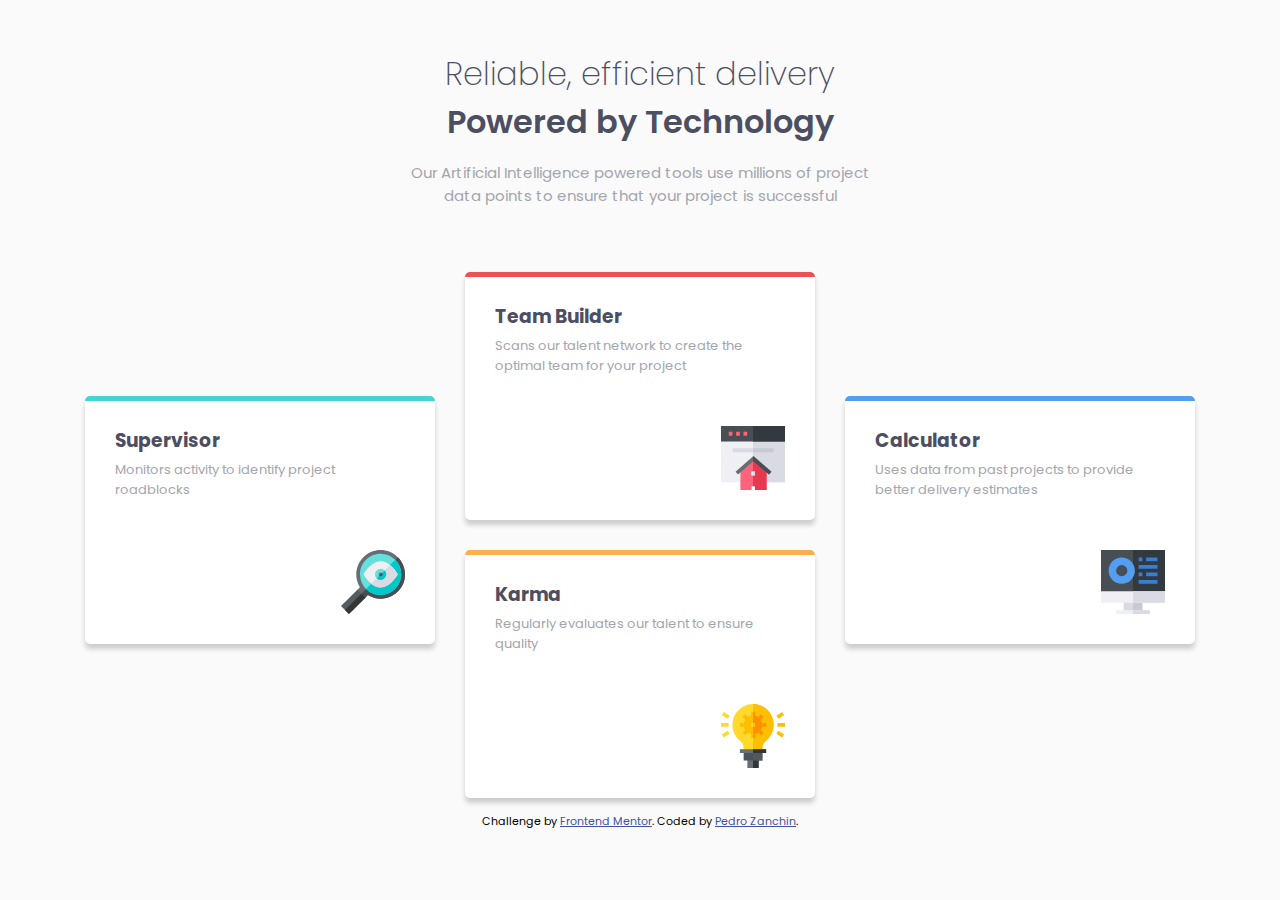
<file: Four Card feature/index.html>
<!DOCTYPE html>
<html lang="pt-br">
<head>
  <meta charset="UTF-8">
  <meta name="viewport" content="width=device-width, initial-scale=1.0">
  <link rel="icon" type="image/png" sizes="32x32" href="./images/favicon-32x32.png">
  <title>Frontend Mentor | Four card feature section</title>
  <link rel="stylesheet" href="style.css">
</head>
<body>
  <header>
    <h1>Reliable, efficient delivery</h1>
    <h1><span>Powered by Technology</span></h1>
    <p>
      Our Artificial Intelligence powered tools use millions of project data points
      to ensure that your project is successful
    </p>
  </header>
  <main>
    <section class="container">
      <div class="box boxalign box-cyan">
        <h3>Supervisor</h3>
        <p>Monitors activity to identify project roadblocks</p>
        <img src="images/icon-supervisor.svg" alt="">
      </div>

      <div class="box box-red">
        <h3>Team Builder</h3>
        <p>Scans our talent network to create the optimal team for your project</p>
        <img src="images/icon-team-builder.svg" alt="">
      </div>

      <div class="box boxalign box-blue">
        <h3>Calculator</h3>
        <p>Uses data from past projects to provide better delivery estimates</p>
        <img src="images/icon-calculator.svg" alt="">
      </div>

      <div class="box box-yellow">
        <h3>Karma</h3>
        <p>Regularly evaluates our talent to ensure quality</p>
        <img src="images/icon-karma.svg" alt="">
      </div>
    </section>

  </main>
  <footer>
    <p class="attribution">
      Challenge by <a href="https://www.frontendmentor.io?ref=challenge" target="_blank">Frontend Mentor</a>. 
      Coded by <a href="#">Pedro Zanchin</a>.
    </p>
  </footer>
</body>
</html>
</file>
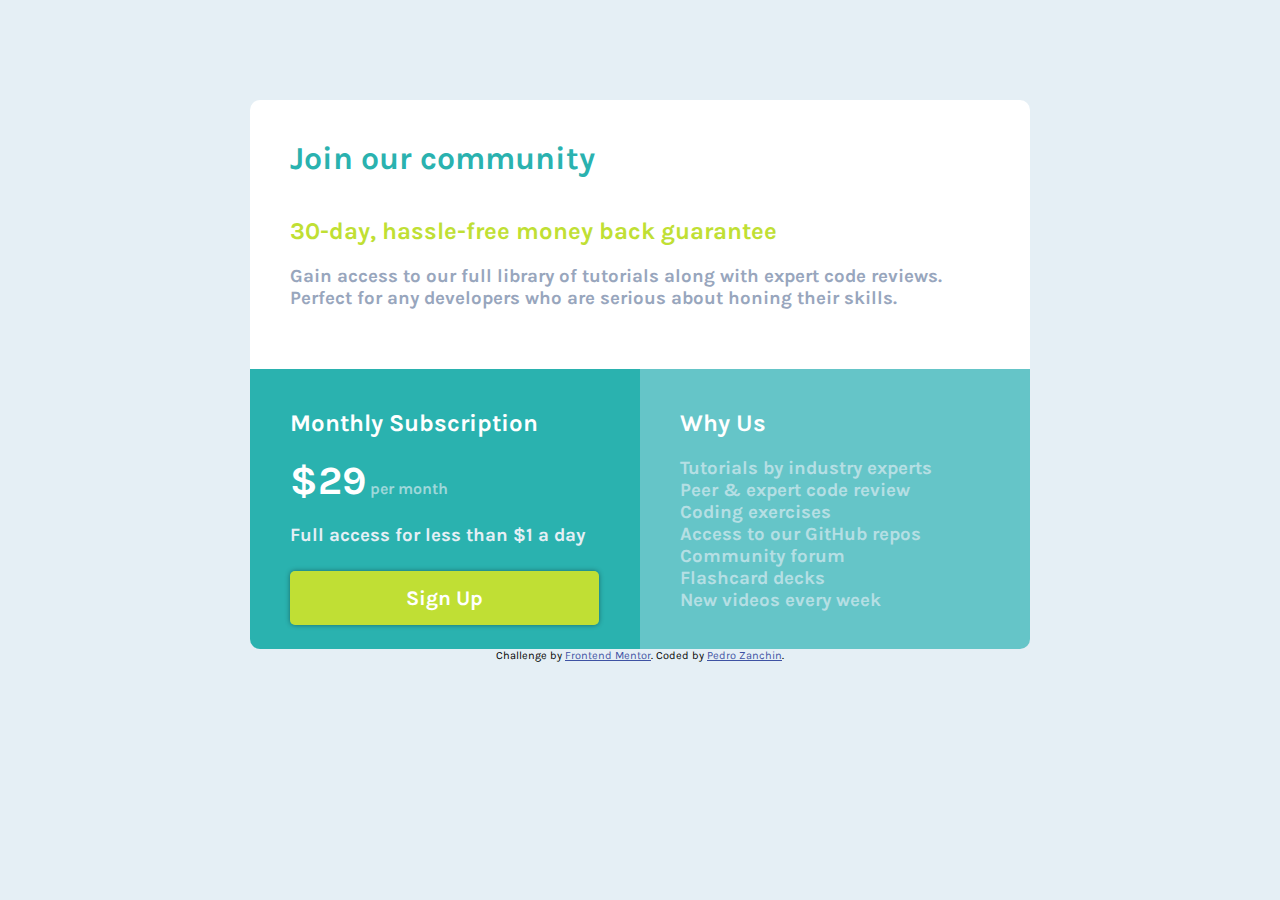
<file: Grid Price/index.html>
<!DOCTYPE html>
<html lang="en">
<head>
  <meta charset="UTF-8">
  <meta name="viewport" content="width=device-width, initial-scale=1.0"> <!-- displays site properly based on user's device -->
  <link rel="icon" type="image/png" sizes="32x32" href="./images/favicon-32x32.png">
  <title>Frontend Mentor | Single Price Grid Component</title>
  <!-- Feel free to remove these styles or customise in your own stylesheet 👍 -->
  <link rel="stylesheet" href="style.css">
</head>
<body>
  <main>
    <section class="grid">
      <section class="up">
        <h1>Join our community</h1>
        <h2>30-day, hassle-free money back guarantee</h2>
        <h3>Gain access to our full library of tutorials along with expert code reviews.
          Perfect for any developers who are serious about honing their skills.</h3>
      </section>
      <section class="left">
        <h2>Monthly Subscription</h2>
        <h1>&dollar;29</h1> <h4>per month</h4>
        <h3>Full access for less than &dollar;1 a day</h3>
        <a href="#">Sign Up</a>
      </section>
      <section class="right">
        <h2>Why Us</h2>
        <h3>Tutorials by industry experts</h3>
        <h3>Peer &amp; expert code review</h3>
        <h3>Coding exercises</h3>
        <h3>Access to our GitHub repos</h3>
        <h3>Community forum</h3>
        <h3>Flashcard decks</h3>
        <h3>New videos every week</h3>
      </section>
    </section>
  </main>
  
  <footer>
    <p class="attribution">
      Challenge by <a href="https://www.frontendmentor.io?ref=challenge" target="_blank">Frontend Mentor</a>. 
      Coded by <a href="#">Pedro Zanchin</a>.
    </p>
  </footer>
</body>
</html>
</file>
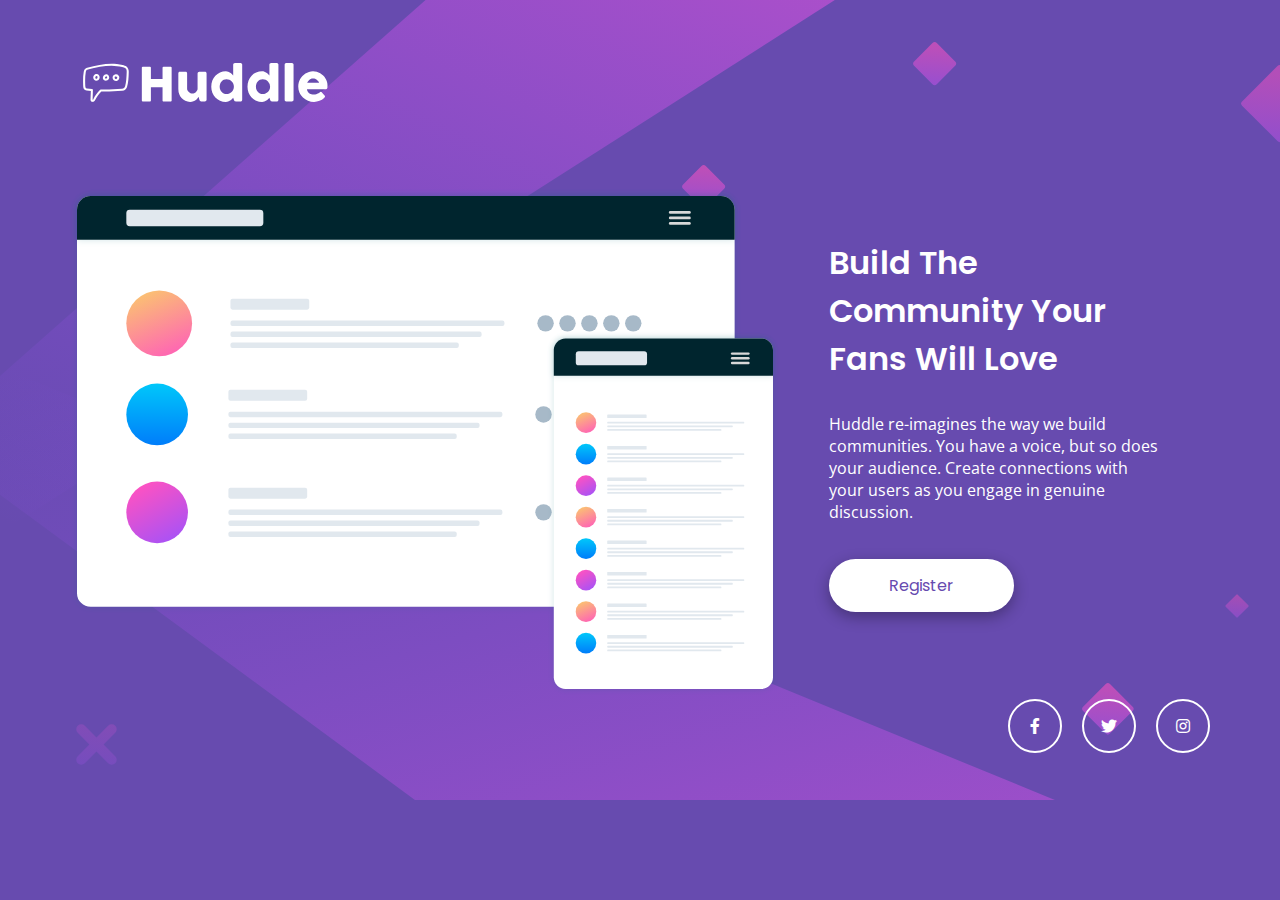
<file: Huddle Landing Page/index.html>
<!DOCTYPE html>
<html lang="en">
<head>
  <meta charset="UTF-8">
  <meta name="viewport" content="width=device-width, initial-scale=1.0">
  <link rel="icon" type="image/png" sizes="32x32" href="./images/favicon-32x32.png">
  <title>Frontend Mentor | Huddle landing page with single introductory section</title>
  <link rel="stylesheet" href="style.css">
  <link rel="stylesheet" href="https://cdnjs.cloudflare.com/ajax/libs/font-awesome/5.12.1/css/all.min.css"/>
</head>
<body>
  <header>
    <img src="images/logo.svg" alt="">
  </header>
  <main>
    <section class="container">
      <div class="left">
        <img src="images/illustration-mockups.svg" alt="">
      </div>
      <div class="right">
        <h1>Build The Community Your Fans Will Love</h1>
        <p>
          Huddle re-imagines the way we build communities. You have a voice, but so does your audience.
          Create connections with your users as you engage in genuine discussion.
        </p>
        <a href="#">Register</a>
      </div>
    </section>
  </main>
  <footer>
    <ul class="social-links">
      <li>
        <a href="#">
          <i class="fab fa-facebook-f"></i>
        </a>
      </li>
      <li>
        <a href="#">
          <i class="fab fa-twitter"></i>
        </a>
      </li>
      <li>
        <a href="#">
          <i class="fab fa-instagram"></i>
        </a>
      </li>
    </ul>
  </footer>
</body>
</html>
</file>
<file: Four Card feature/style.css>
@charset "UTF-8";
@import url('https://fonts.googleapis.com/css2?family=Poppins:wght@200;400;600&display=swap');

* {
    margin: 0px;
    padding: 0px;
    box-sizing: border-box;
}

body {
    font-family: 'Poppins', sans-serif;
    background-color: hsl(0, 0%, 98%);
}

header {
    text-align: center;
    margin: 50px auto;
    max-width: 500px;
}

header h1 {
    color: hsl(234, 12%, 34%);
    font-weight: 200;
}

header h1 span {
    color: hsl(234, 12%, 34%);
    font-weight: 600;
}

header p {
    color:hsl(229, 6%, 66%);
    font-size: 15px;
    margin: 15px;
}

.container {
    display: flex;
    flex-wrap: wrap;
    justify-content: center;
    margin: 0px auto;
    max-width: 1300px;
}

.box {
    background-color: white;
    margin: 15px;
    padding: 30px;
    width: 350px;
    border-radius: 5px;
    box-shadow: 0px 5px 5px rgba(0, 0, 0, 0.179);
    position: relative;
    overflow: hidden;
}

.box h3 {
    color: hsl(234, 12%, 34%);
}

.box p {
    color:hsl(229, 6%, 66%);
    font-size: 13px;
    margin: 5px 0px;
}

.box img {
    display: block;
    margin: 50px 0px 0px auto;
}

.box::after {
    content: '';
    position: absolute;
    top: 0;
    left: 0;
    height: 5px;
    width: 100%;
}

.box-cyan::after {
    background-color: hsl(180, 62%, 55%);
}

.box-red::after {
    background-color: hsl(0, 78%, 62%);
}

.box-blue::after {
    background-color: hsl(212, 86%, 64%);
}

.box-yellow::after {
    background-color: hsl(34, 97%, 64%);
}

.boxalign {
    transform: translateY(50%);
}

.attribution { 
    font-size: 11px; text-align: center;
}

.attribution a {
    color: hsl(228, 45%, 44%);
}

@media (max-width: 1155px) {
    .boxalign{
        transform: translateY(0);
    }
}
</file>
<file: Grid Price/style.css>
@charset "UTF-8";
@import url('https://fonts.googleapis.com/css2?family=Karla:wght@400;700&display=swap');

* {
    font-family: 'Karla', sans-serif;
    margin: 0px;
    padding: 0px;
}

body {
    background-color: hsl(204, 43%, 93%);
}

main {
    max-width: 1400px;
    min-width: 375px;
    margin-top: 0px;
    margin: auto;
}

.grid {
    display: grid;
    grid-template-areas: "up up" "left right";
    gap: 0px;
}

.attribution { 
    font-size: 11px; text-align: center;
}

.attribution a {
    color: hsl(228, 45%, 44%); 
}

.up {
    background-color: white;
    border-radius: 10px 10px 0px 0px;
    padding: 40px;
    width: 700px;
    margin: auto;
    margin-top: 100px;
    grid-area: up;
}

.up > h1 {
    color: hsl(179, 62%, 43%);
    font-size: 2em;
    margin-bottom: 40px;
}

.up > h2 {
    color: hsl(71, 73%, 54%);
    margin: 20px 0px;
}

.up > h3 {
    color: hsl(218, 22%, 67%);
    margin: 20px 0px;
}

.left {
    background-color: hsl(179, 62%, 43%);
    border-radius: 0px 0px 0px 10px;
    padding: 40px;
    width: 310px;
    height: 200px;
    margin: 0px 0px 0px auto;
    grid-area: left;
}

.left > h1 {
    color: white;
    margin: 20px 0px;
    display: inline-block;
    font-weight: 700;
    font-size: 2.5em;
}

.left > h2 {
    color: white;
}

.left > h3 {
    color: hsl(204, 43%, 93%);
    margin-bottom: 40px;
}

.left > h4 {
    display: inline-block;
    color: hsla(203, 44%, 93%, 0.63);
    margin-top: 10px;
}

.left > a {
    text-decoration: none;
    font-weight: 700;
    color: white;
    background-color: hsl(71, 73%, 54%);
    font-size: 1.3em;
    margin: 20px 0px;
    padding: 15px 116px;
    border-radius: 5px;
    box-shadow: 0px 0px 5px rgba(0, 0, 0, 0.405);
}

.left > a:hover {
    color: rgb(255, 255, 255);
    background-color: hsl(71, 73%, 51%);
    box-shadow: 7px 9px 10px rgba(0, 0, 0, 0.541);
}

.right {
    background-color: #65C5C8;
    border-radius: 0px 0px 10px 0px;
    padding: 40px;
    width: 310px;
    height: 200px;
    grid-area: right;
}

.right > h2 {
    color: white;
    margin-bottom: 20px;
}

.right > h3 {
    color: hsla(203, 44%, 93%, 0.63);;
}

@media only screen and (max-width:790px) {
    .grid{
        display: grid;
        grid-template-areas: "up" "left" "right";
        gap: 0px;
    }

    .up {
        background-color: white;
        border-radius: 10px 10px 0px 0px;
        padding: 40px;
        width: 375px;
        margin: auto;
        margin-top: 100px;
        grid-area: up;
    }
    
    .up > h1 {
        color: hsl(179, 62%, 43%);
        font-size: 2em;
        margin-bottom: 40px;
    }
    
    .up > h2 {
        color: hsl(71, 73%, 54%);
        margin: 20px 0px;
    }
    
    .up > h3 {
        color: hsl(218, 22%, 67%);
        margin: 20px 0px;
    }

    .left {
        background-color: hsl(179, 62%, 43%);
        border-radius: 0px;
        padding: 40px;
        width: 375px;
        height: 200px;
        margin: 0px auto;
        grid-area: left;
    }

    .left > h1 {
        color: white;
        margin: 20px 0px;
        display: inline-block;
        font-weight: 700;
        font-size: 2.5em;
    }
    
    .left > h2 {
        color: white;
    }
    
    .left > h3 {
        color: hsl(204, 43%, 93%);
        margin-bottom: 40px;
    }
    
    .left > h4 {
        display: inline-block;
        color: hsla(203, 44%, 93%, 0.63);
        margin-top: 10px;
    }
    
    .left > a {
        text-decoration: none;
        font-weight: 700;
        color: white;
        background-color: hsl(71, 73%, 54%);
        font-size: 1.3em;
        margin: 20px 0px;
        padding: 15px 116px;
        border-radius: 5px;
        box-shadow: 0px 0px 5px rgba(0, 0, 0, 0.405);
    }
    
    .left > a:hover {
        color: rgb(255, 255, 255);
        background-color: hsl(71, 73%, 51%);
        box-shadow: 7px 9px 10px rgba(0, 0, 0, 0.541);
    }

    .right {
        background-color: #65C5C8;
        border-radius: 0px 0px 10px 10px;
        padding: 40px;
        width: 375px;
        height: 200px;
        margin: auto;
        grid-area: right;
    }
    
    .right > h2 {
        color: white;
        margin-bottom: 20px;
    }
    
    .right > h3 {
        color: hsla(203, 44%, 93%, 0.63);;
    }
}
</file>
<file: Huddle Landing Page/style.css>
@charset "UTF-8";
@import url('https://fonts.googleapis.com/css2?family=Poppins:wght@400;600&display=swap');
@import url('https://fonts.googleapis.com/css2?family=Open+Sans&family=Poppins:wght@400;600&display=swap');

* {
    margin: 0px;
    padding: 0px;
}

body {
    background-image: url("images/bg-desktop.svg");
    background-color: hsl(257, 40%, 49%);
    background-size: auto;
    background-repeat: no-repeat;
    margin: 70px;
}

header {
    margin-top: -20px;
    margin-bottom: 70px;
}

.container {
    display: grid;
    grid-template-areas: "l f";
}

.right {
    margin: 50px;
    color: white;
}

.right h1 {
    font-family: 'Poppins', sans-serif;
    font-weight: 600;
    font-size: 2em;
    max-width: 400px;
    margin-bottom: 30px;
    text-align: start;
}

.right p {
    font-family: 'Open Sans', sans-serif;
    font-weight: 400;
    max-width: 460px;
    margin-bottom: 50px;
}

.right a {
    text-decoration: none;
    font-family: 'Poppins', sans-serif;
    font-weight: 400;
    color: hsl(257, 40%, 49%);
    background-color: white;
    border-radius: 50px;
    padding: 15px 60px;
    box-shadow: 0px 5px 15px rgba(0, 0, 0, 0.316);
}

.right a:hover {
    color: white;
    background-color: #e882e8;
}

.social-links {
	display: flex;
	justify-content: flex-end;
	padding: 0;
	list-style-type: none;
}

.social-links a {
	border-radius: 50%;
	border: 2px solid #fff;
	color: #fff;
	display: inline-flex;
	align-items: center;
	justify-content: center;
	margin-left: 20px;
	height: 50px;
	width: 50px;
	text-decoration: none;
}

.social-links a:hover {
    color: hsl(300, 69%, 71%);
    border: 2px solid hsl(300, 69%, 71%);
}

@media (max-width: 1030px){
    body {
        background-image: url("images/bg-mobile.svg");
        background-color: hsl(257, 40%, 49%);
        background-size: contain;
        background-repeat: no-repeat;
        margin: 70px;
    }

    header {
        text-align: center;
    }

    .container {
        display: grid;
        grid-template-areas: "l" "f";
        justify-content: center;
        align-content: center;
        margin: auto;
    }

    .left img {
        max-width: 1440px;
        width: 100%;
        max-height: 500px;
        min-height: auto;
    }

    .right {
        justify-content: center;
        align-content: center;
        margin: auto;
        text-align: center;
    }

    .right h1 {
        text-align: center;
    }

    .social-links {
        margin: 30px 0px;
		justify-content: center;
	}
}
</file>
